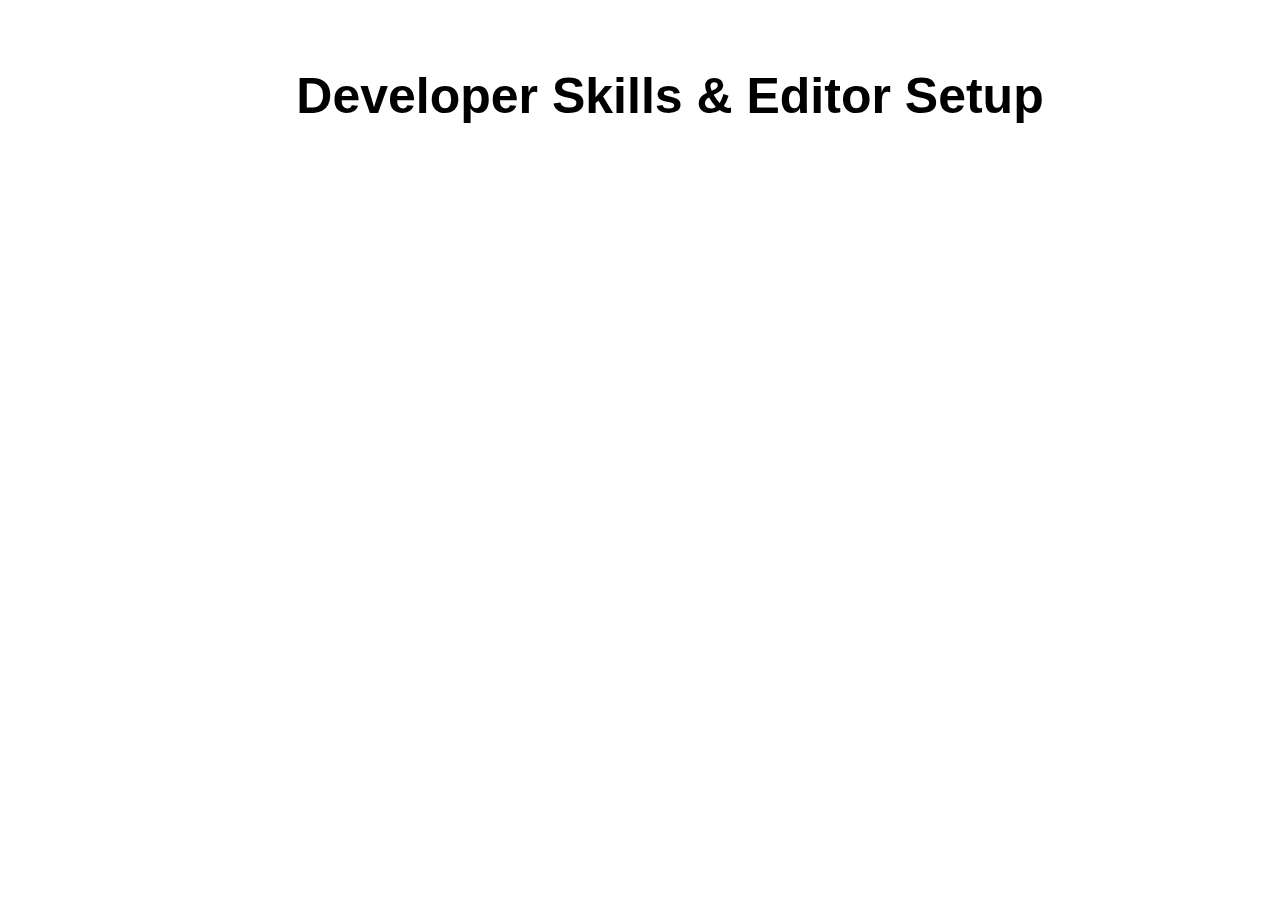
<file: 03-developer-skills/index.html>
<!DOCTYPE html>
<html lang="en">
  <head>
    <meta charset="UTF-8" />
    <meta http-equiv="X-UA-Compatible" content="IE=edge" />
    <meta name="viewport" content="width=device-width, initial-scale=1.0" />
    <title>Document</title>
    <style>
      h1 {
        font-family: sans-serif;
        font-size: 50px;
        line-height: 1.3;
        width: 100%;
        padding: 30px;
        text-align: center;
      }
    </style>
  </head>
  <body>
    <h1>Developer Skills & Editor Setup</h1>
    <script src="script.js"></script>
  </body>
</html>
</file>
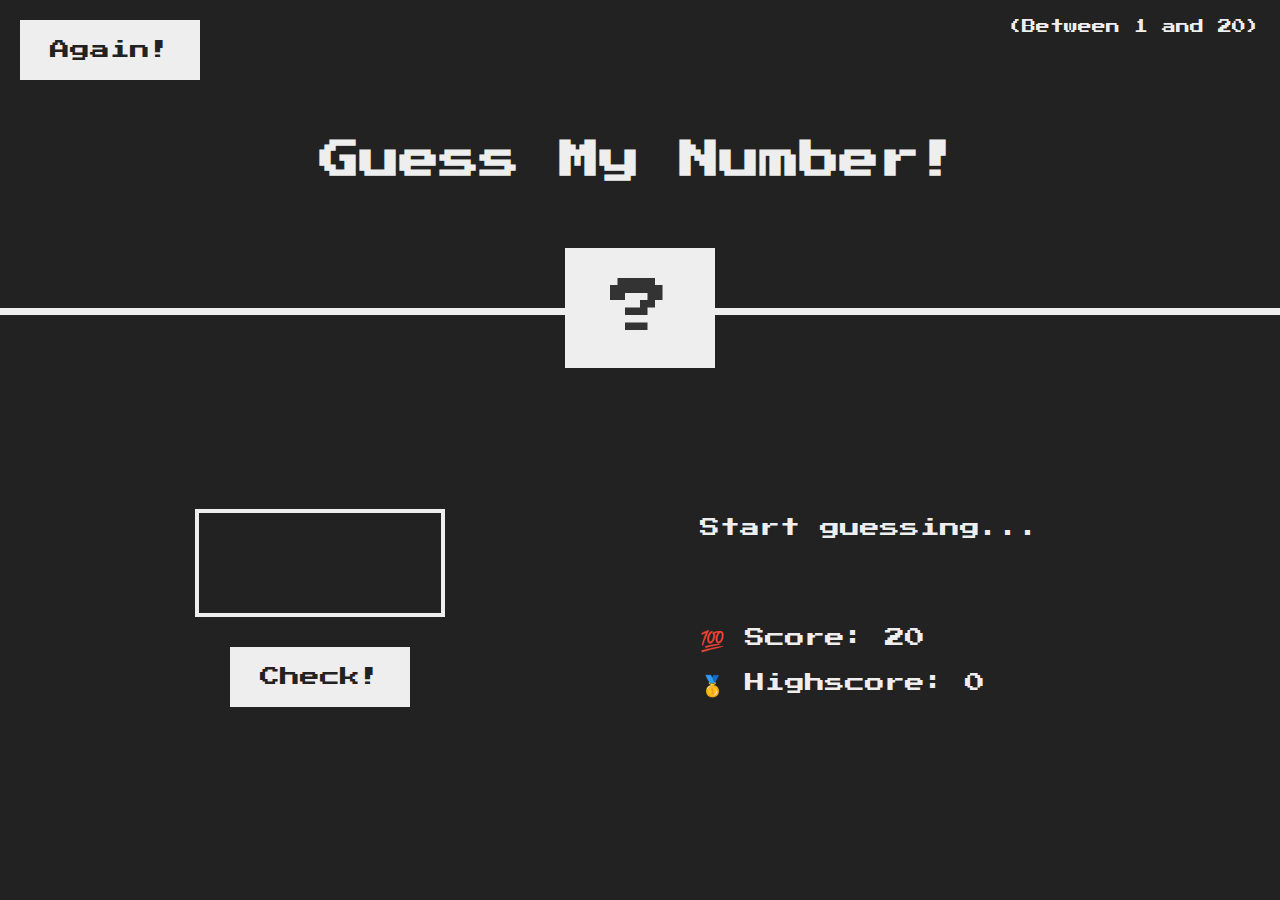
<file: 05-guess-my-number/index.html>
<!DOCTYPE html>
<html lang="en">
  <head>
    <meta charset="UTF-8" />
    <meta http-equiv="X-UA-Compatible" content="IE=edge" />
    <meta name="viewport" content="width=device-width, initial-scale=1.0" />
    <link rel="stylesheet" href="style.css" />
    <title>Guess My Number!</title>
  </head>
  <body>
    <header>
      <h1>Guess My Number!</h1>
      <p class="between">(Between 1 and 20)</p>
      <button class="btn again">Again!</button>
      <div class="number">?</div>
    </header>
    <main>
      <section class="left">
        <input type="number" class="guess" />
        <button class="btn check">Check!</button>
      </section>
      <section class="right">
        <p class="message">Start guessing...</p>
        <p class="label-score">💯 Score: <span class="score">20</span></p>
        <p class="label-highscore">
          🥇 Highscore: <span class="highscore">0</span>
        </p>
      </section>
    </main>
    <script src="script.js"></script>
  </body>
</html>
</file>
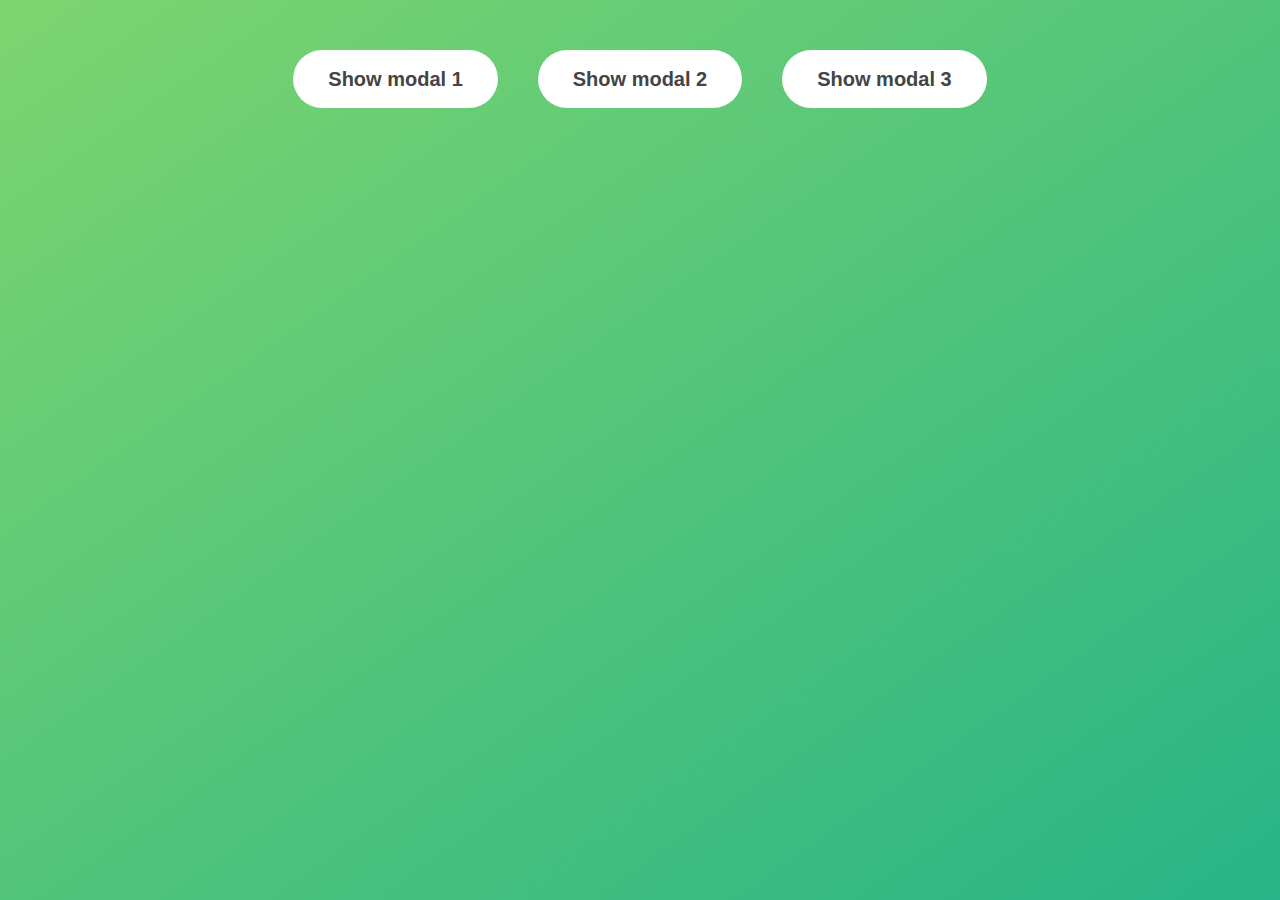
<file: 06-modal/index.html>
<!DOCTYPE html>
<html lang="en">
  <head>
    <meta charset="UTF-8" />
    <meta http-equiv="X-UA-Compatible" content="IE=edge" />
    <meta name="viewport" content="width=device-width, initial-scale=1.0" />
    <link rel="stylesheet" href="style.css" />
    <title>Modal window</title>
  </head>
  <body>
    <button class="show-modal">Show modal 1</button>
    <button class="show-modal">Show modal 2</button>
    <button class="show-modal">Show modal 3</button>

    <div class="modal hidden">
      <button class="close-modal">&times;</button>
      <h1>I'm a modal window 😍</h1>
      <p>
        Lorem ipsum dolor sit amet, consectetur adipiscing elit. Nam luctus
        sapien lectus, nec convallis magna dapibus quis. Duis commodo sapien et
        sapien posuere, id sodales eros varius. Nullam varius sollicitudin erat
        eget suscipit. Aenean aliquet massa dui, ac ultricies dolor molestie id.
        Suspendisse lacus neque, laoreet vitae sollicitudin at, faucibus aliquet
        metus. Nunc at metus dolor. Donec ante lectus, tempor et elit ac, ornare
        rhoncus elit. Morbi fermentum, nunc id varius consequat, odio est
        consectetur turpis, eu rhoncus orci elit a ligula. Suspendisse sed sem
        ultrices, tristique dui tempor, suscipit risus. Nulla sapien tellus,
        venenatis at mauris at, tempus dictum nulla.
      </p>
    </div>
    <div class="overlay hidden"></div>

    <script src="script.js"></script>
  </body>
</html>
</file>
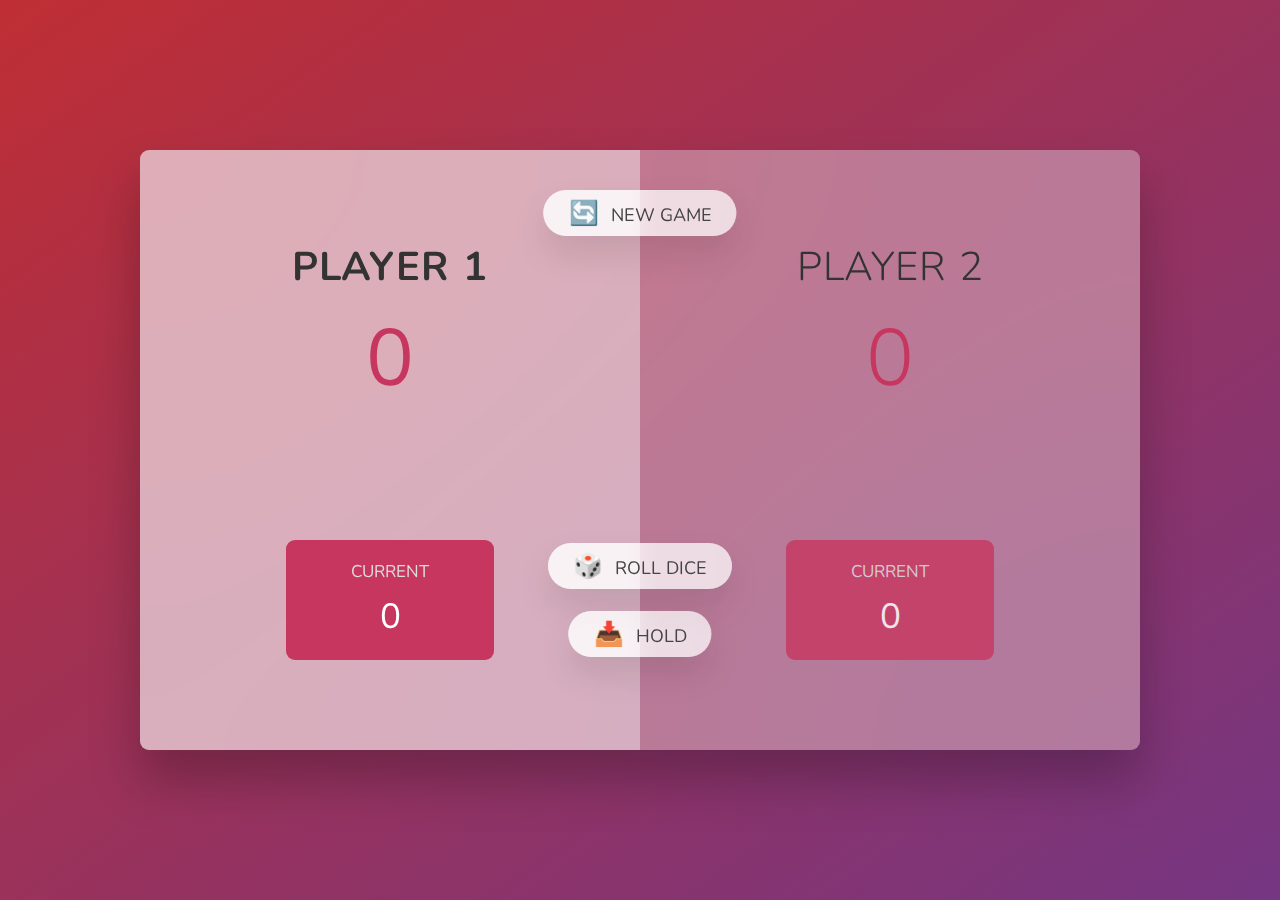
<file: 07-pig-game/index.html>
<!DOCTYPE html>
<html lang="en">
  <head>
    <meta charset="UTF-8" />
    <meta http-equiv="X-UA-Compatible" content="IE=edge" />
    <meta name="viewport" content="width=device-width, initial-scale=1.0" />
    <link rel="stylesheet" href="style.css" />
    <title>Pig Game</title>
  </head>
  <body>
    <main>
      <section class="player player--0 player--active">
        <h2 class="name" id="name--0">Player 1</h2>
        <p class="score" id="score--0">43</p>
        <div class="current">
          <p class="current-label">Current</p>
          <p class="current-score" id="current--0">0</p>
        </div>
      </section>
      <section class="player player--1">
        <h2 class="name" id="name--1">Player 2</h2>
        <p class="score" id="score--1">24</p>
        <div class="current">
          <p class="current-label">Current</p>
          <p class="current-score" id="current--1">0</p>
        </div>
      </section>

      <img src="dice-5.png" alt="Playing dice" class="dice" />
      <button class="btn btn--new">🔄 New game</button>
      <button class="btn btn--roll">🎲 Roll dice</button>
      <button class="btn btn--hold">📥 Hold</button>
    </main>
    <script src="script.js"></script>
  </body>
</html>
</file>
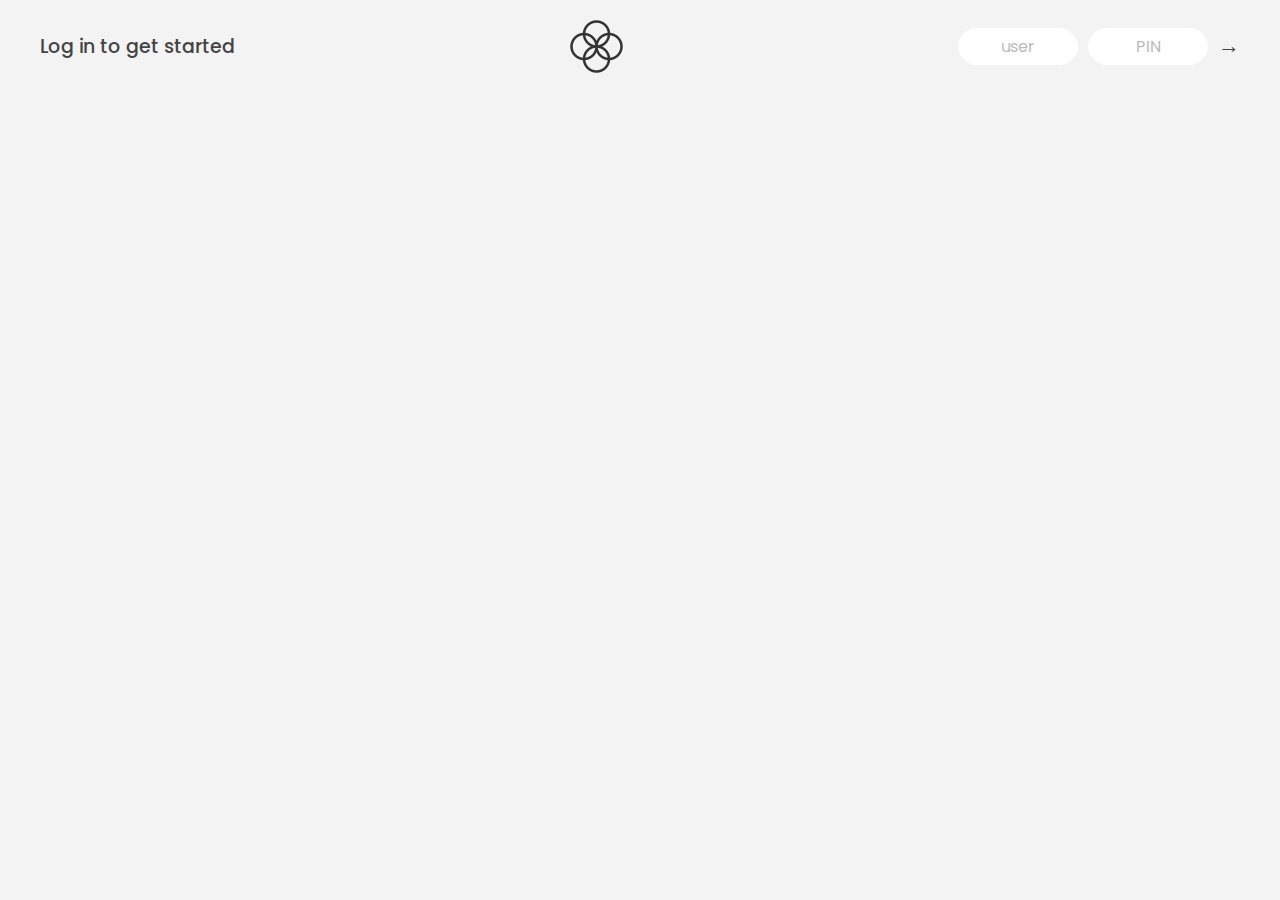
<file: 11-arrays-bankist/index.html>
<!DOCTYPE html>
<html lang="en">
  <head>
    <meta charset="UTF-8" />
    <meta name="viewport" content="width=device-width, initial-scale=1.0" />
    <meta http-equiv="X-UA-Compatible" content="ie=edge" />
    <link rel="shortcut icon" type="image/png" href="/icon.png" />

    <link
      href="https://fonts.googleapis.com/css?family=Poppins:400,500,600&display=swap"
      rel="stylesheet"
    />

    <link rel="stylesheet" href="style.css" />
    <title>Bankist</title>
  </head>
  <body>
    <!-- TOP NAVIGATION -->
    <nav>
      <p class="welcome">Log in to get started</p>
      <img src="logo.png" alt="Logo" class="logo" />
      <form class="login">
        <input
          type="text"
          placeholder="user"
          class="login__input login__input--user"
        />
        <!-- In practice, use type="password" -->
        <input
          type="text"
          placeholder="PIN"
          maxlength="4"
          class="login__input login__input--pin"
        />
        <button class="login__btn">&rarr;</button>
      </form>
    </nav>

    <main class="app">
      <!-- BALANCE -->
      <div class="balance">
        <div>
          <p class="balance__label">Current balance</p>
          <p class="balance__date">
            As of <span class="date">05/03/2037</span>
          </p>
        </div>
        <p class="balance__value">0000€</p>
      </div>

      <!-- MOVEMENTS -->
      <div class="movements">
        <div class="movements__row">
          <div class="movements__type movements__type--deposit">2 deposit</div>
          <div class="movements__date">3 days ago</div>
          <div class="movements__value">4 000€</div>
        </div>
        <div class="movements__row">
          <div class="movements__type movements__type--withdrawal">
            1 withdrawal
          </div>
          <div class="movements__date">24/01/2037</div>
          <div class="movements__value">-378€</div>
        </div>
      </div>

      <!-- SUMMARY -->
      <div class="summary">
        <p class="summary__label">In</p>
        <p class="summary__value summary__value--in">0000€</p>
        <p class="summary__label">Out</p>
        <p class="summary__value summary__value--out">0000€</p>
        <p class="summary__label">Interest</p>
        <p class="summary__value summary__value--interest">0000€</p>
        <button class="btn--sort">&downarrow; SORT</button>
      </div>

      <!-- OPERATION: TRANSFERS -->
      <div class="operation operation--transfer">
        <h2>Transfer money</h2>
        <form class="form form--transfer">
          <input type="text" class="form__input form__input--to" />
          <input type="number" class="form__input form__input--amount" />
          <button class="form__btn form__btn--transfer">&rarr;</button>
          <label class="form__label">Transfer to</label>
          <label class="form__label">Amount</label>
        </form>
      </div>

      <!-- OPERATION: LOAN -->
      <div class="operation operation--loan">
        <h2>Request loan</h2>
        <form class="form form--loan">
          <input type="number" class="form__input form__input--loan-amount" />
          <button class="form__btn form__btn--loan">&rarr;</button>
          <label class="form__label form__label--loan">Amount</label>
        </form>
      </div>

      <!-- OPERATION: CLOSE -->
      <div class="operation operation--close">
        <h2>Close account</h2>
        <form class="form form--close">
          <input type="text" class="form__input form__input--user" />
          <input
            type="password"
            maxlength="6"
            class="form__input form__input--pin"
          />
          <button class="form__btn form__btn--close">&rarr;</button>
          <label class="form__label">Confirm user</label>
          <label class="form__label">Confirm PIN</label>
        </form>
      </div>

      <!-- LOGOUT TIMER -->
      <p class="logout-timer">
        You will be logged out in <span class="timer">05:00</span>
      </p>
    </main>

    <!-- <footer>
      &copy; by Jonas Schmedtmann. Don't claim as your own :)
    </footer> -->

    <script src="script.js"></script>
  </body>
</html>
</file>
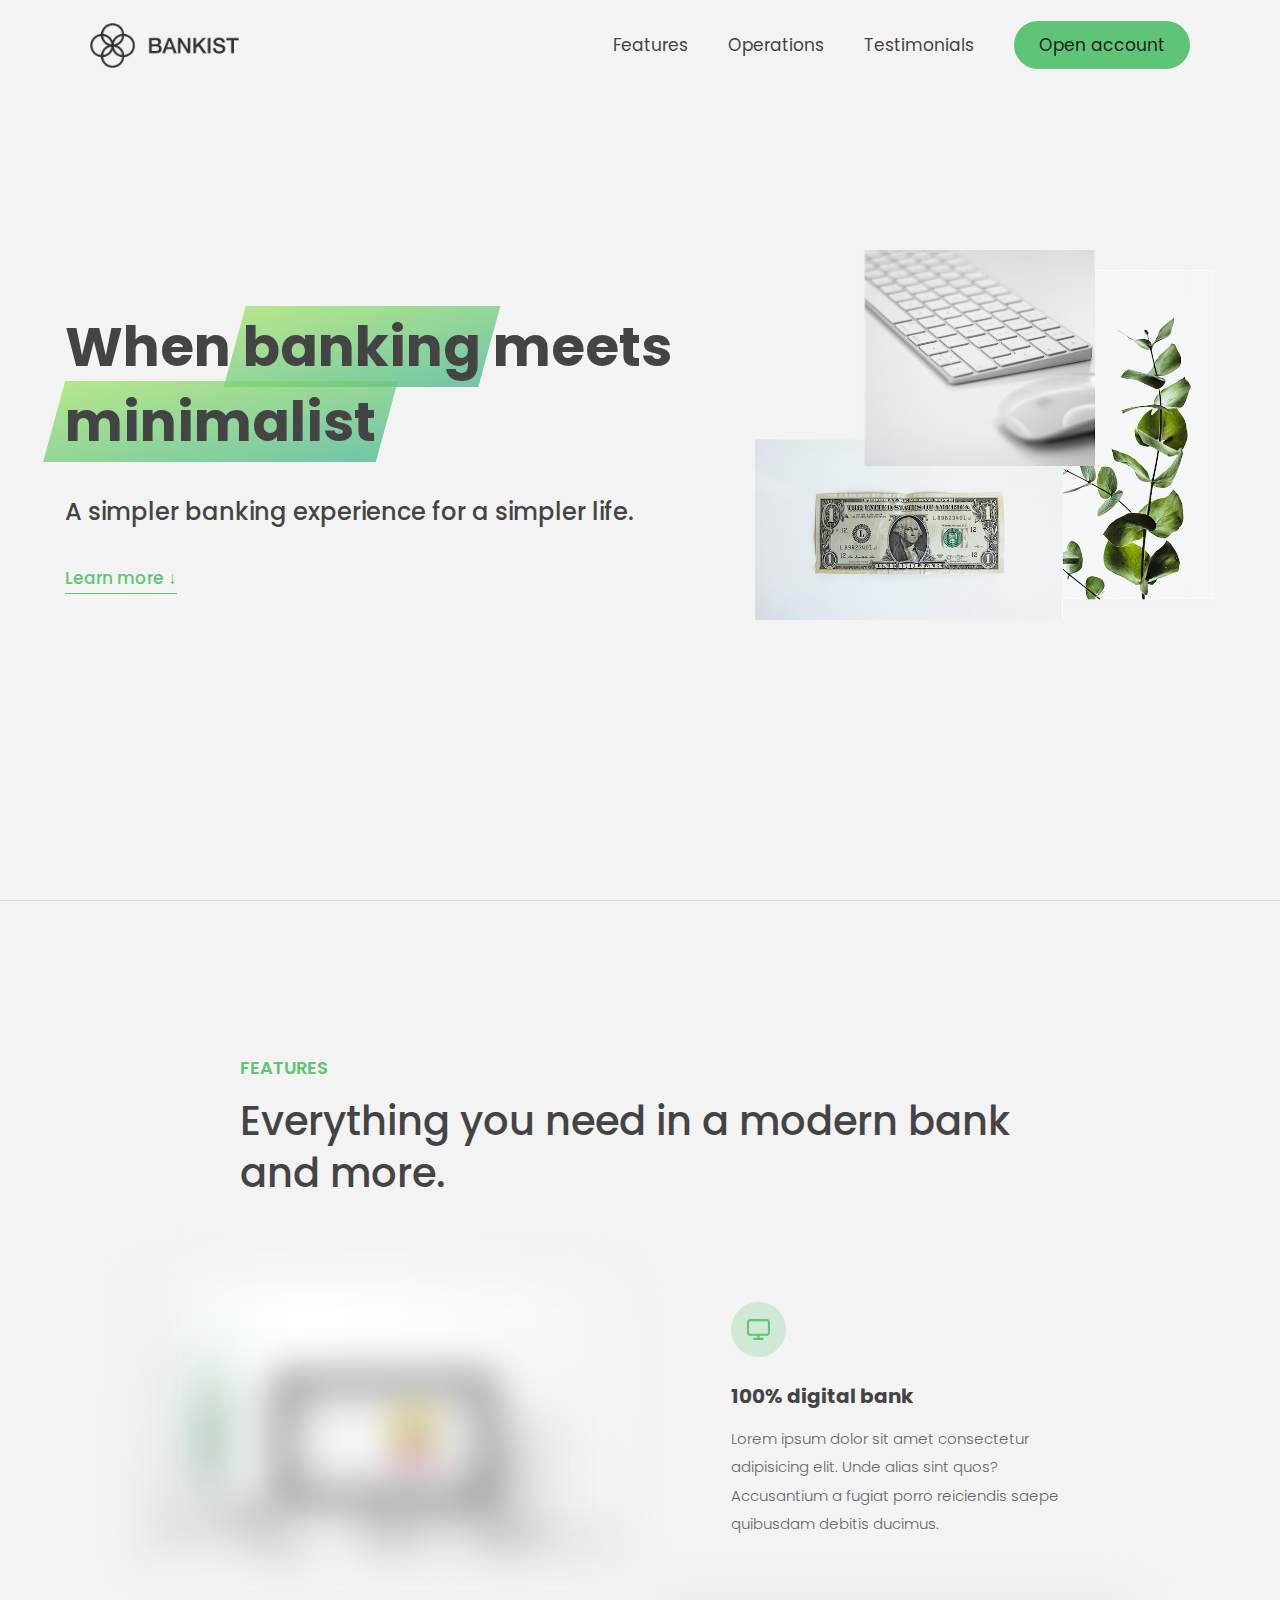
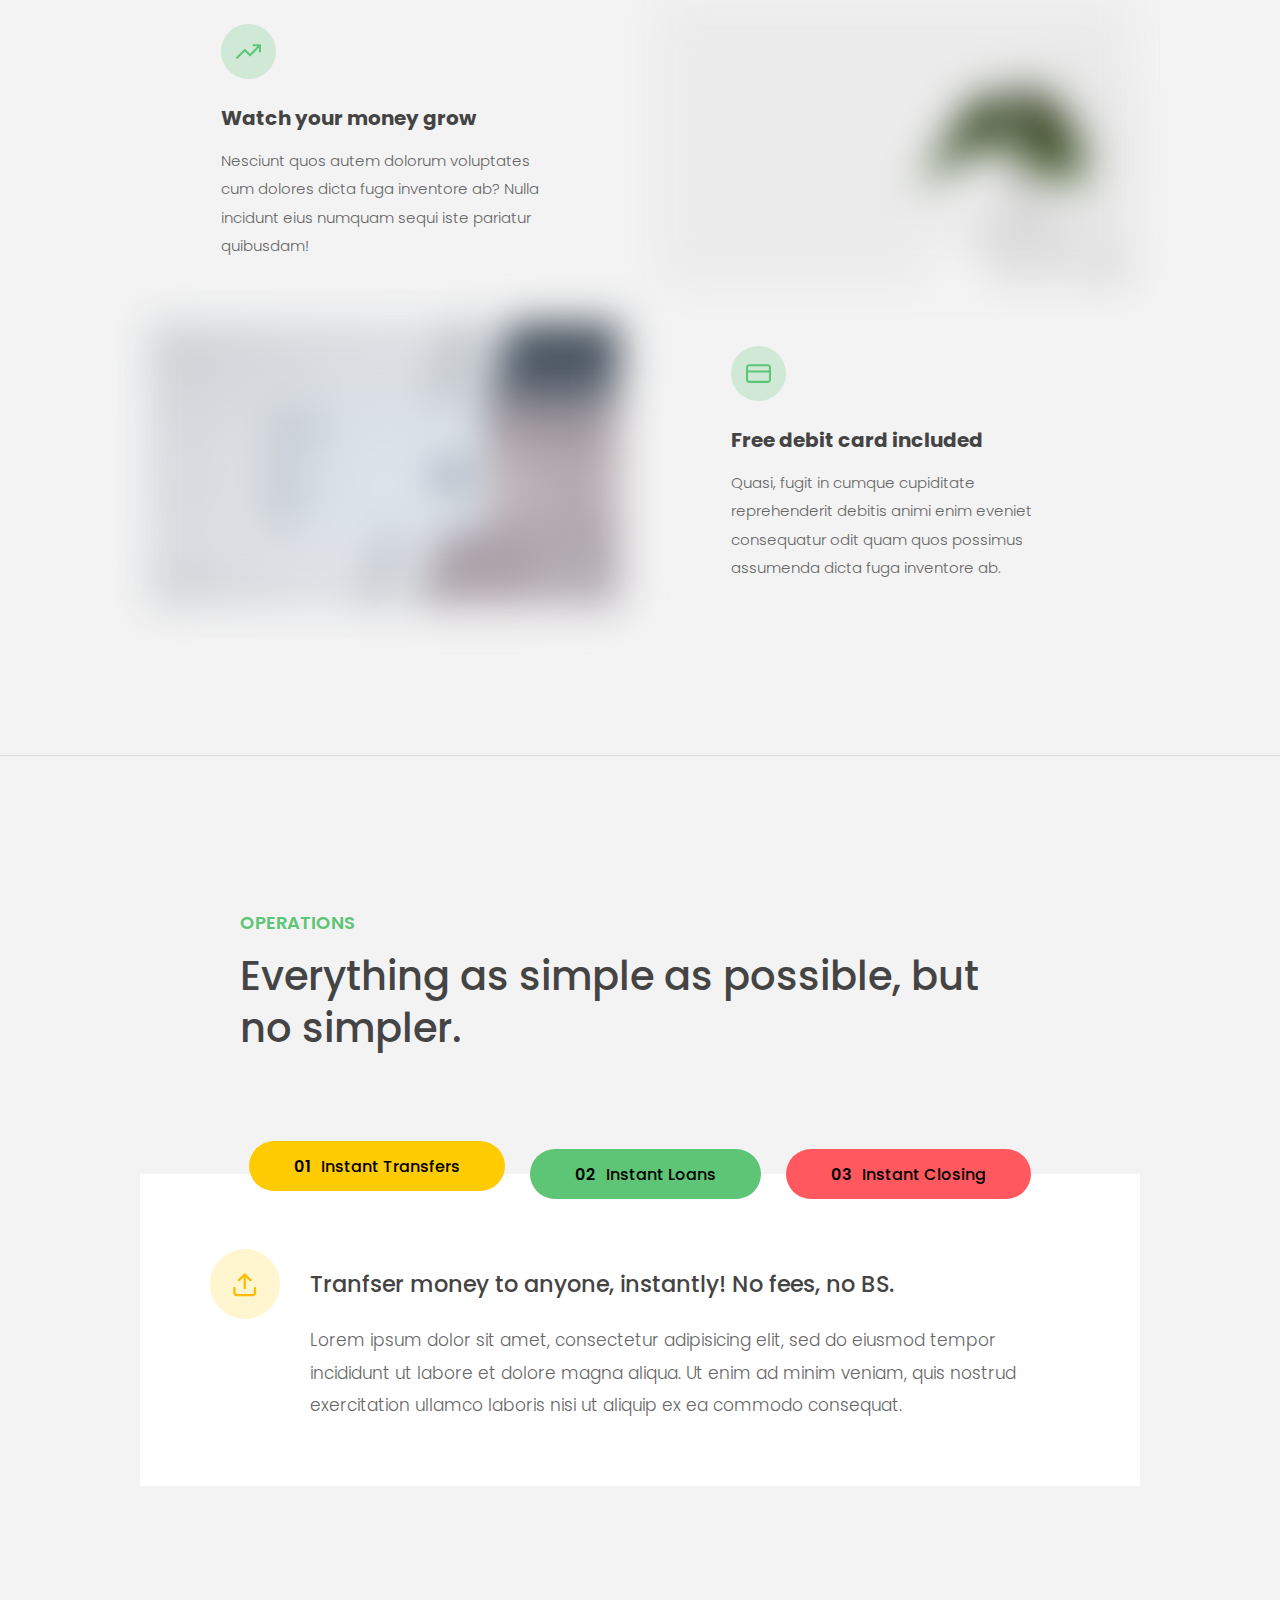
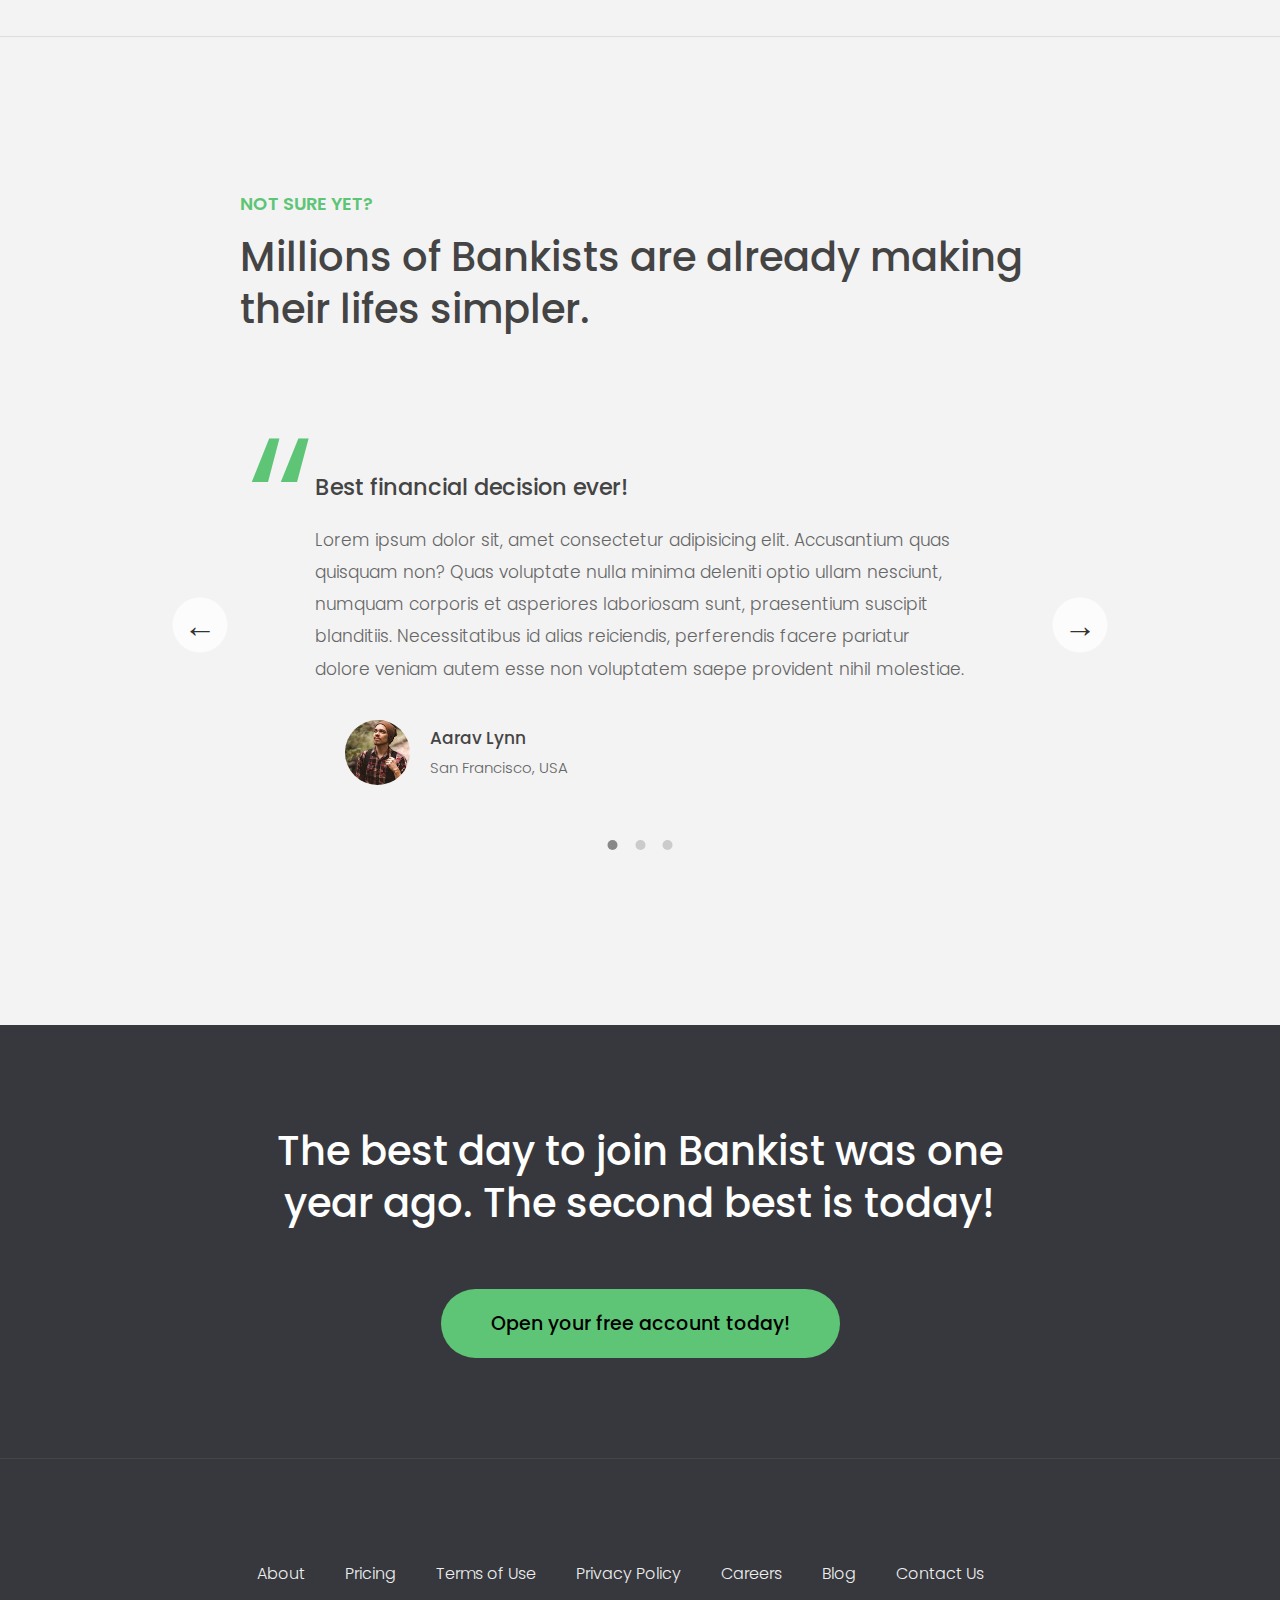
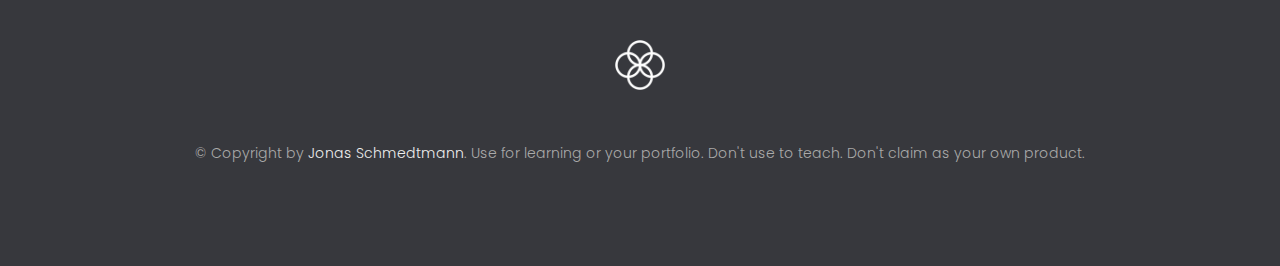
<file: 13-advanced-dom-bankist/index.html>
<!DOCTYPE html>
<html lang="en">
  <head>
    <meta charset="UTF-8" />
    <meta name="viewport" content="width=device-width, initial-scale=1.0" />
    <meta http-equiv="X-UA-Compatible" content="ie=edge" />
    <link rel="shortcut icon" type="image/png" href="img/icon.png" />

    <link
      href="https://fonts.googleapis.com/css?family=Poppins:300,400,500,600&display=swap"
      rel="stylesheet"
    />
    <link rel="stylesheet" href="style.css" />
    <title>Bankist | When Banking meets Minimalist</title>

    <script defer src="script.js"></script>
  </head>
  <body>
    <header class="header">
      <nav class="nav">
        <img
          src="img/logo.png"
          alt="Bankist logo"
          class="nav__logo"
          id="logo"
          designer="Jonas"
          data-version-number="3.0"
        />
        <ul class="nav__links">
          <li class="nav__item">
            <a class="nav__link" href="#section--1">Features</a>
          </li>
          <li class="nav__item">
            <a class="nav__link" href="#section--2">Operations</a>
          </li>
          <li class="nav__item">
            <a class="nav__link" href="#section--3">Testimonials</a>
          </li>
          <li class="nav__item">
            <a class="nav__link nav__link--btn btn--show-modal" href="#"
              >Open account</a
            >
          </li>
        </ul>
      </nav>

      <div class="header__title">
        <!-- <h1 onclick="alert('HTML alert')"> -->
        <h1 onclick="alert('HTML alert')">
          When
          <!-- Green highlight effect -->
          <span class="highlight">banking</span>
          meets<br />
          <span class="highlight">minimalist</span>
        </h1>
        <h4>A simpler banking experience for a simpler life.</h4>
        <button class="btn--text btn--scroll-to">Learn more &DownArrow;</button>
        <img
          src="img/hero.png"
          class="header__img"
          alt="Minimalist bank items"
        />
      </div>
    </header>

    <section class="section" id="section--1">
      <div class="section__title">
        <h2 class="section__description">Features</h2>
        <h3 class="section__header">
          Everything you need in a modern bank and more.
        </h3>
      </div>

      <div class="features">
        <img
          src="img/digital-lazy.jpg"
          data-src="img/digital.jpg"
          alt="Computer"
          class="features__img lazy-img"
        />
        <div class="features__feature">
          <div class="features__icon">
            <svg>
              <use xlink:href="img/icons.svg#icon-monitor"></use>
            </svg>
          </div>
          <h5 class="features__header">100% digital bank</h5>
          <p>
            Lorem ipsum dolor sit amet consectetur adipisicing elit. Unde alias
            sint quos? Accusantium a fugiat porro reiciendis saepe quibusdam
            debitis ducimus.
          </p>
        </div>

        <div class="features__feature">
          <div class="features__icon">
            <svg>
              <use xlink:href="img/icons.svg#icon-trending-up"></use>
            </svg>
          </div>
          <h5 class="features__header">Watch your money grow</h5>
          <p>
            Nesciunt quos autem dolorum voluptates cum dolores dicta fuga
            inventore ab? Nulla incidunt eius numquam sequi iste pariatur
            quibusdam!
          </p>
        </div>
        <img
          src="img/grow-lazy.jpg"
          data-src="img/grow.jpg"
          alt="Plant"
          class="features__img lazy-img"
        />

        <img
          src="img/card-lazy.jpg"
          data-src="img/card.jpg"
          alt="Credit card"
          class="features__img lazy-img"
        />
        <div class="features__feature">
          <div class="features__icon">
            <svg>
              <use xlink:href="img/icons.svg#icon-credit-card"></use>
            </svg>
          </div>
          <h5 class="features__header">Free debit card included</h5>
          <p>
            Quasi, fugit in cumque cupiditate reprehenderit debitis animi enim
            eveniet consequatur odit quam quos possimus assumenda dicta fuga
            inventore ab.
          </p>
        </div>
      </div>
    </section>

    <section class="section" id="section--2">
      <div class="section__title">
        <h2 class="section__description">Operations</h2>
        <h3 class="section__header">
          Everything as simple as possible, but no simpler.
        </h3>
      </div>

      <div class="operations">
        <div class="operations__tab-container">
          <button
            class="btn operations__tab operations__tab--1 operations__tab--active"
            data-tab="1"
          >
            <span>01</span>Instant Transfers
          </button>
          <button class="btn operations__tab operations__tab--2" data-tab="2">
            <span>02</span>Instant Loans
          </button>
          <button class="btn operations__tab operations__tab--3" data-tab="3">
            <span>03</span>Instant Closing
          </button>
        </div>
        <div
          class="operations__content operations__content--1 operations__content--active"
        >
          <div class="operations__icon operations__icon--1">
            <svg>
              <use xlink:href="img/icons.svg#icon-upload"></use>
            </svg>
          </div>
          <h5 class="operations__header">
            Tranfser money to anyone, instantly! No fees, no BS.
          </h5>
          <p>
            Lorem ipsum dolor sit amet, consectetur adipisicing elit, sed do
            eiusmod tempor incididunt ut labore et dolore magna aliqua. Ut enim
            ad minim veniam, quis nostrud exercitation ullamco laboris nisi ut
            aliquip ex ea commodo consequat.
          </p>
        </div>

        <div class="operations__content operations__content--2">
          <div class="operations__icon operations__icon--2">
            <svg>
              <use xlink:href="img/icons.svg#icon-home"></use>
            </svg>
          </div>
          <h5 class="operations__header">
            Buy a home or make your dreams come true, with instant loans.
          </h5>
          <p>
            Duis aute irure dolor in reprehenderit in voluptate velit esse
            cillum dolore eu fugiat nulla pariatur. Excepteur sint occaecat
            cupidatat non proident, sunt in culpa qui officia deserunt mollit
            anim id est laborum.
          </p>
        </div>
        <div class="operations__content operations__content--3">
          <div class="operations__icon operations__icon--3">
            <svg>
              <use xlink:href="img/icons.svg#icon-user-x"></use>
            </svg>
          </div>
          <h5 class="operations__header">
            No longer need your account? No problem! Close it instantly.
          </h5>
          <p>
            Excepteur sint occaecat cupidatat non proident, sunt in culpa qui
            officia deserunt mollit anim id est laborum. Ut enim ad minim
            veniam, quis nostrud exercitation ullamco laboris nisi ut aliquip ex
            ea commodo consequat.
          </p>
        </div>
      </div>
    </section>

    <section class="section" id="section--3">
      <div class="section__title section__title--testimonials">
        <h2 class="section__description">Not sure yet?</h2>
        <h3 class="section__header">
          Millions of Bankists are already making their lifes simpler.
        </h3>
      </div>

      <div class="slider">
        <div class="slide slide--1">
          <div class="testimonial">
            <h5 class="testimonial__header">Best financial decision ever!</h5>
            <blockquote class="testimonial__text">
              Lorem ipsum dolor sit, amet consectetur adipisicing elit.
              Accusantium quas quisquam non? Quas voluptate nulla minima
              deleniti optio ullam nesciunt, numquam corporis et asperiores
              laboriosam sunt, praesentium suscipit blanditiis. Necessitatibus
              id alias reiciendis, perferendis facere pariatur dolore veniam
              autem esse non voluptatem saepe provident nihil molestiae.
            </blockquote>
            <address class="testimonial__author">
              <img src="img/user-1.jpg" alt="" class="testimonial__photo" />
              <h6 class="testimonial__name">Aarav Lynn</h6>
              <p class="testimonial__location">San Francisco, USA</p>
            </address>
          </div>
        </div>

        <div class="slide slide--2">
          <div class="testimonial">
            <h5 class="testimonial__header">
              The last step to becoming a complete minimalist
            </h5>
            <blockquote class="testimonial__text">
              Quisquam itaque deserunt ullam, quia ea repellendus provident,
              ducimus neque ipsam modi voluptatibus doloremque, corrupti
              laborum. Incidunt numquam perferendis veritatis neque repellendus.
              Lorem, ipsum dolor sit amet consectetur adipisicing elit. Illo
              deserunt exercitationem deleniti.
            </blockquote>
            <address class="testimonial__author">
              <img src="img/user-2.jpg" alt="" class="testimonial__photo" />
              <h6 class="testimonial__name">Miyah Miles</h6>
              <p class="testimonial__location">London, UK</p>
            </address>
          </div>
        </div>

        <div class="slide slide--3">
          <div class="testimonial">
            <h5 class="testimonial__header">
              Finally free from old-school banks
            </h5>
            <blockquote class="testimonial__text">
              Debitis, nihil sit minus suscipit magni aperiam vel tenetur
              incidunt commodi architecto numquam omnis nulla autem,
              necessitatibus blanditiis modi similique quidem. Odio aliquam
              culpa dicta beatae quod maiores ipsa minus consequatur error sunt,
              deleniti saepe aliquid quos inventore sequi. Necessitatibus id
              alias reiciendis, perferendis facere.
            </blockquote>
            <address class="testimonial__author">
              <img src="img/user-3.jpg" alt="" class="testimonial__photo" />
              <h6 class="testimonial__name">Francisco Gomes</h6>
              <p class="testimonial__location">Lisbon, Portugal</p>
            </address>
          </div>
        </div>

        <!-- <div class="slide"><img src="img/img-1.jpg" alt="Photo 1" /></div>
        <div class="slide"><img src="img/img-2.jpg" alt="Photo 2" /></div>
        <div class="slide"><img src="img/img-3.jpg" alt="Photo 3" /></div>
        <div class="slide"><img src="img/img-4.jpg" alt="Photo 4" /></div> -->
        <button class="slider__btn slider__btn--left">&larr;</button>
        <button class="slider__btn slider__btn--right">&rarr;</button>
        <div class="dots"></div>
      </div>
    </section>

    <section class="section section--sign-up">
      <div class="section__title">
        <h3 class="section__header">
          The best day to join Bankist was one year ago. The second best is
          today!
        </h3>
      </div>
      <button class="btn btn--show-modal">Open your free account today!</button>
    </section>

    <footer class="footer">
      <ul class="footer__nav">
        <li class="footer__item">
          <a class="footer__link" href="#">About</a>
        </li>
        <li class="footer__item">
          <a class="footer__link" href="#">Pricing</a>
        </li>
        <li class="footer__item">
          <a class="footer__link" href="#">Terms of Use</a>
        </li>
        <li class="footer__item">
          <a class="footer__link" href="#">Privacy Policy</a>
        </li>
        <li class="footer__item">
          <a class="footer__link" href="#">Careers</a>
        </li>
        <li class="footer__item">
          <a class="footer__link" href="#">Blog</a>
        </li>
        <li class="footer__item">
          <a class="footer__link" href="#">Contact Us</a>
        </li>
      </ul>
      <img src="img/icon.png" alt="Logo" class="footer__logo" />
      <p class="footer__copyright">
        &copy; Copyright by
        <a
          class="footer__link twitter-link"
          target="_blank"
          href="https://twitter.com/jonasschmedtman"
          >Jonas Schmedtmann</a
        >. Use for learning or your portfolio. Don't use to teach. Don't claim
        as your own product.
      </p>
    </footer>

    <div class="modal hidden">
      <button class="btn--close-modal">&times;</button>
      <h2 class="modal__header">
        Open your bank account <br />
        in just <span class="highlight">5 minutes</span>
      </h2>
      <form class="modal__form">
        <label>First Name</label>
        <input type="text" />
        <label>Last Name</label>
        <input type="text" />
        <label>Email Address</label>
        <input type="email" />
        <button class="btn">Next step &rarr;</button>
      </form>
    </div>
    <div class="overlay hidden"></div>

    <!-- <script src="script.js"></script> -->
  </body>
</html>
</file>
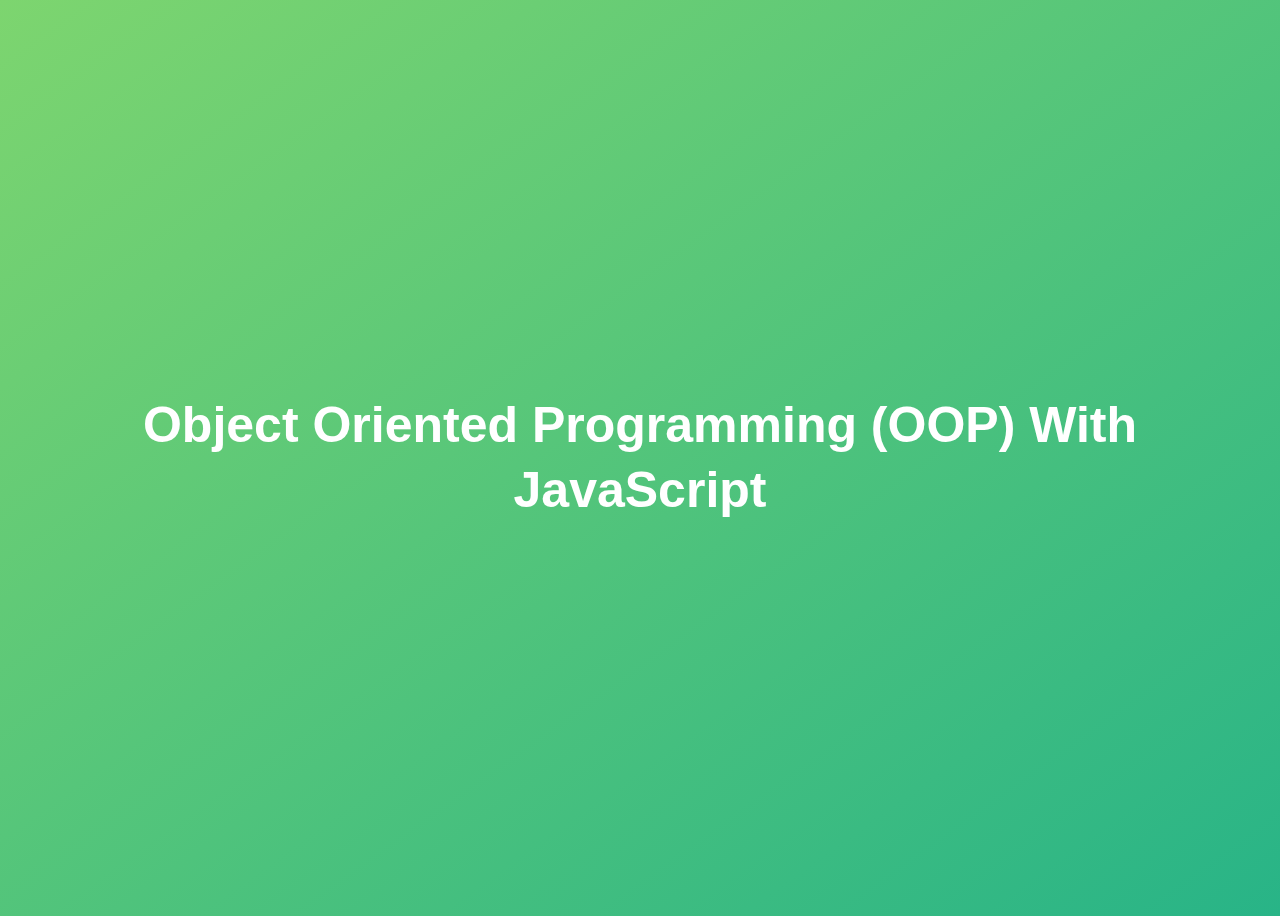
<file: 14-oop/index.html>
<!DOCTYPE html>
<html lang="en">
  <head>
    <meta charset="UTF-8" />
    <meta name="viewport" content="width=device-width, initial-scale=1.0" />
    <meta http-equiv="X-UA-Compatible" content="ie=edge" />
    <title>Object Oriented Programming (OOP) With JavaScript</title>
    <style>
      body {
        height: 100vh;
        display: flex;
        align-items: center;
        background: linear-gradient(to top left, #28b487, #7dd56f);
      }
      h1 {
        font-family: sans-serif;
        font-size: 50px;
        line-height: 1.3;
        width: 100%;
        padding: 30px;
        text-align: center;
        color: white;
      }
    </style>
    <script defer src="script.js"></script>
  </head>
  <body>
    <h1>Object Oriented Programming (OOP) With JavaScript</h1>
  </body>
</html>
</file>
<file: 05-guess-my-number/style.css>
@import url('https://fonts.googleapis.com/css?family=Press+Start+2P&display=swap');

* {
  margin: 0;
  padding: 0;
  box-sizing: inherit;
}

html {
  font-size: 62.5%;
  box-sizing: border-box;
}

body {
  font-family: 'Press Start 2P', sans-serif;
  color: #eee;
  background-color: #222;
}

/* LAYOUT */
header {
  position: relative;
  height: 35vh;
  border-bottom: 7px solid #eee;
}

main {
  height: 65vh;
  color: #eee;
  display: flex;
  align-items: center;
  justify-content: space-around;
}

.left {
  width: 52rem;
  display: flex;
  flex-direction: column;
  align-items: center;
}

.right {
  width: 52rem;
  font-size: 2rem;
}

/* ELEMENTS STYLE */
h1 {
  font-size: 4rem;
  text-align: center;
  position: absolute;
  width: 100%;
  top: 52%;
  left: 50%;
  transform: translate(-50%, -50%);
}

.number {
  background: #eee;
  color: #333;
  font-size: 6rem;
  width: 15rem;
  padding: 3rem 0rem;
  text-align: center;
  position: absolute;
  bottom: 0;
  left: 50%;
  transform: translate(-50%, 50%);
}

.between {
  font-size: 1.4rem;
  position: absolute;
  top: 2rem;
  right: 2rem;
}

.again {
  position: absolute;
  top: 2rem;
  left: 2rem;
}

.guess {
  background: none;
  border: 4px solid #eee;
  font-family: inherit;
  color: inherit;
  font-size: 5rem;
  padding: 2.5rem;
  width: 25rem;
  text-align: center;
  display: block;
  margin-bottom: 3rem;
}

.btn {
  border: none;
  background-color: #eee;
  color: #222;
  font-size: 2rem;
  font-family: inherit;
  padding: 2rem 3rem;
  cursor: pointer;
}

.btn:hover {
  background-color: #ccc;
}

.message {
  margin-bottom: 8rem;
  height: 3rem;
}

.label-score {
  margin-bottom: 2rem;
}
</file>
<file: 06-modal/style.css>
* {
  margin: 0;
  padding: 0;
  box-sizing: inherit;
}

html {
  font-size: 62.5%;
  box-sizing: border-box;
}

body {
  font-family: sans-serif;
  color: #333;
  line-height: 1.5;
  height: 100vh;
  position: relative;
  display: flex;
  align-items: flex-start;
  justify-content: center;
  background: linear-gradient(to top left, #28b487, #7dd56f);
}

.show-modal {
  font-size: 2rem;
  font-weight: 600;
  padding: 1.75rem 3.5rem;
  margin: 5rem 2rem;
  border: none;
  background-color: #fff;
  color: #444;
  border-radius: 10rem;
  cursor: pointer;
}

.close-modal {
  position: absolute;
  top: 1.2rem;
  right: 2rem;
  font-size: 5rem;
  color: #333;
  cursor: pointer;
  border: none;
  background: none;
}

h1 {
  font-size: 2.5rem;
  margin-bottom: 2rem;
}

p {
  font-size: 1.8rem;
}

.hidden {
  display: none;
}

.modal {
  position: absolute;
  top: 50%;
  left: 50%;
  transform: translate(-50%, -50%);
  width: 70%;

  background-color: white;
  padding: 6rem;
  border-radius: 5px;
  box-shadow: 0 3rem 5rem rgba(0, 0, 0, 0.3);
  z-index: 10;
}

.overlay {
  position: absolute;
  top: 0;
  left: 0;
  width: 100%;
  height: 100%;
  background-color: rgba(0, 0, 0, 0.6);
  backdrop-filter: blur(3px);
  z-index: 5;
}
</file>
<file: 07-pig-game/style.css>
@import url('https://fonts.googleapis.com/css2?family=Nunito&display=swap');

* {
  margin: 0;
  padding: 0;
  box-sizing: inherit;
}

html {
  font-size: 62.5%;
  box-sizing: border-box;
}

body {
  font-family: 'Nunito', sans-serif;
  font-weight: 400;
  height: 100vh;
  color: #333;
  background-image: linear-gradient(to top left, #753682 0%, #bf2e34 100%);
  display: flex;
  align-items: center;
  justify-content: center;
}

main {
  position: relative;
  width: 100rem;
  height: 60rem;
  background-color: rgba(255, 255, 255, 0.35);
  backdrop-filter: blur(200px);
  filter: blur();
  box-shadow: 0 3rem 5rem rgba(0, 0, 0, 0.25);
  border-radius: 9px;
  overflow: hidden;
  display: flex;
}

.player {
  flex: 50%;
  padding: 9rem;
  display: flex;
  flex-direction: column;
  align-items: center;
  transition: all 0.75s;
}

.name {
  position: relative;
  font-size: 4rem;
  text-transform: uppercase;
  letter-spacing: 1px;
  word-spacing: 2px;
  font-weight: 300;
  margin-bottom: 1rem;
}

.score {
  font-size: 8rem;
  font-weight: 300;
  color: #c7365f;
  margin-bottom: auto;
}

.player--active {
  background-color: rgba(255, 255, 255, 0.4);
}

.player--active .name {
  font-weight: 700;
}

.player--active .score {
  font-weight: 400;
}

.player--active .current {
  opacity: 1;
}

.current {
  background-color: #c7365f;
  opacity: 0.8;
  border-radius: 9px;
  color: #fff;
  width: 65%;
  padding: 2rem;
  text-align: center;
  transition: all 0.75s;
}

.current-label {
  text-transform: uppercase;
  margin-bottom: 1rem;
  font-size: 1.7rem;
  color: #ddd;
}

.current-score {
  font-size: 3.5rem;
}

.btn {
  position: absolute;
  left: 50%;
  transform: translateX(-50%);
  color: #444;
  background: none;
  border: none;
  font-family: inherit;
  font-size: 1.8rem;
  text-transform: uppercase;
  cursor: pointer;
  font-weight: 400;
  transition: all 0.2s;

  background-color: white;
  background-color: rgba(255, 255, 255, 0.6);
  backdrop-filter: blur(10px);

  padding: 0.7rem 2.5rem;
  border-radius: 50rem;
  box-shadow: 0 1.75rem 3.5rem rgba(0, 0, 0, 0.1);
}

.btn::first-letter {
  font-size: 2.4rem;
  display: inline-block;
  margin-right: 0.7rem;
}

.btn--new {
  top: 4rem;
}
.btn--roll {
  top: 39.3rem;
}
.btn--hold {
  top: 46.1rem;
}

.btn:active {
  transform: translate(-50%, 3px);
  box-shadow: 0 1rem 2rem rgba(0, 0, 0, 0.15);
}

.btn:focus {
  outline: none;
}

.dice {
  position: absolute;
  left: 50%;
  top: 16.5rem;
  transform: translateX(-50%);
  height: 10rem;
  box-shadow: 0 2rem 5rem rgba(0, 0, 0, 0.2);
}

.player--winner {
  background-color: #2f2f2f;
}

.player--winner .name {
  font-weight: 700;
  color: #c7365f;
}

.hidden {
  display: none;
}
</file>
<file: 11-arrays-bankist/style.css>
/*
 * Use this CSS to learn some intersting techniques,
 * in case you're wondering how I built the UI.
 * Have fun! 😁
 */

* {
  margin: 0;
  padding: 0;
  box-sizing: inherit;
}

html {
  font-size: 62.5%;
  box-sizing: border-box;
}

body {
  font-family: "Poppins", sans-serif;
  color: #444;
  background-color: #f3f3f3;
  height: 100vh;
  padding: 2rem;
}

nav {
  display: flex;
  justify-content: space-between;
  align-items: center;
  padding: 0 2rem;
}

.welcome {
  font-size: 1.9rem;
  font-weight: 500;
}

.logo {
  height: 5.25rem;
}

.login {
  display: flex;
}

.login__input {
  border: none;
  padding: 0.5rem 2rem;
  font-size: 1.6rem;
  font-family: inherit;
  text-align: center;
  width: 12rem;
  border-radius: 10rem;
  margin-right: 1rem;
  color: inherit;
  border: 1px solid #fff;
  transition: all 0.3s;
}

.login__input:focus {
  outline: none;
  border: 1px solid #ccc;
}

.login__input::placeholder {
  color: #bbb;
}

.login__btn {
  border: none;
  background: none;
  font-size: 2.2rem;
  color: inherit;
  cursor: pointer;
  transition: all 0.3s;
}

.login__btn:hover,
.login__btn:focus,
.btn--sort:hover,
.btn--sort:focus {
  outline: none;
  color: #777;
}

/* MAIN */
.app {
  position: relative;
  max-width: 100rem;
  margin: 4rem auto;
  display: grid;
  grid-template-columns: 4fr 3fr;
  grid-template-rows: auto repeat(3, 15rem) auto;
  gap: 2rem;

  /* NOTE This creates the fade in/out anumation */
  opacity: 0;
  transition: all 1s;
}

.balance {
  grid-column: 1 / span 2;
  display: flex;
  align-items: flex-end;
  justify-content: space-between;
  margin-bottom: 2rem;
}

.balance__label {
  font-size: 2.2rem;
  font-weight: 500;
  margin-bottom: -0.2rem;
}

.balance__date {
  font-size: 1.4rem;
  color: #888;
}

.balance__value {
  font-size: 4.5rem;
  font-weight: 400;
}

/* MOVEMENTS */
.movements {
  grid-row: 2 / span 3;
  background-color: #fff;
  border-radius: 1rem;
  overflow: scroll;
}

.movements__row {
  padding: 2.25rem 4rem;
  display: flex;
  align-items: center;
  border-bottom: 1px solid #eee;
}

.movements__type {
  font-size: 1.1rem;
  text-transform: uppercase;
  font-weight: 500;
  color: #fff;
  padding: 0.1rem 1rem;
  border-radius: 10rem;
  margin-right: 2rem;
}

.movements__date {
  font-size: 1.1rem;
  text-transform: uppercase;
  font-weight: 500;
  color: #666;
}

.movements__type--deposit {
  background-image: linear-gradient(to top left, #39b385, #9be15d);
}

.movements__type--withdrawal {
  background-image: linear-gradient(to top left, #e52a5a, #ff585f);
}

.movements__value {
  font-size: 1.7rem;
  margin-left: auto;
}

/* SUMMARY */
.summary {
  grid-row: 5 / 6;
  display: flex;
  align-items: baseline;
  padding: 0 0.3rem;
  margin-top: 1rem;
}

.summary__label {
  font-size: 1.2rem;
  font-weight: 500;
  text-transform: uppercase;
  margin-right: 0.8rem;
}

.summary__value {
  font-size: 2.2rem;
  margin-right: 2.5rem;
}

.summary__value--in,
.summary__value--interest {
  color: #66c873;
}

.summary__value--out {
  color: #f5465d;
}

.btn--sort {
  margin-left: auto;
  border: none;
  background: none;
  font-size: 1.3rem;
  font-weight: 500;
  cursor: pointer;
}

/* OPERATIONS */
.operation {
  border-radius: 1rem;
  padding: 3rem 4rem;
  color: #333;
}

.operation--transfer {
  background-image: linear-gradient(to top left, #ffb003, #ffcb03);
}

.operation--loan {
  background-image: linear-gradient(to top left, #39b385, #9be15d);
}

.operation--close {
  background-image: linear-gradient(to top left, #e52a5a, #ff585f);
}

h2 {
  margin-bottom: 1.5rem;
  font-size: 1.7rem;
  font-weight: 600;
  color: #333;
}

.form {
  display: grid;
  grid-template-columns: 2.5fr 2.5fr 1fr;
  grid-template-rows: auto auto;
  gap: 0.4rem 1rem;
}

/* Exceptions for interst */
.form.form--loan {
  grid-template-columns: 2.5fr 1fr 2.5fr;
}
.form__label--loan {
  grid-row: 2;
}
/* End exceptions */

.form__input {
  width: 100%;
  border: none;
  background-color: rgba(255, 255, 255, 0.4);
  font-family: inherit;
  font-size: 1.5rem;
  text-align: center;
  color: #333;
  padding: 0.3rem 1rem;
  border-radius: 0.7rem;
  transition: all 0.3s;
}

.form__input:focus {
  outline: none;
  background-color: rgba(255, 255, 255, 0.6);
}

.form__label {
  font-size: 1.3rem;
  text-align: center;
}

.form__btn {
  border: none;
  border-radius: 0.7rem;
  font-size: 1.8rem;
  background-color: #fff;
  cursor: pointer;
  transition: all 0.3s;
}

.form__btn:focus {
  outline: none;
  background-color: rgba(255, 255, 255, 0.8);
}

.logout-timer {
  padding: 0 0.3rem;
  margin-top: 1.9rem;
  text-align: right;
  font-size: 1.25rem;
}

.timer {
  font-weight: 600;
}
</file>
<file: 13-advanced-dom-bankist/style.css>
/* The page is NOT responsive. You can implement responsiveness yourself if you wanna have some fun 😃 */

:root {
  --color-primary: #5ec576;
  --color-secondary: #ffcb03;
  --color-tertiary: #ff585f;
  --color-primary-darker: #4bbb7d;
  --color-secondary-darker: #ffbb00;
  --color-tertiary-darker: #fd424b;
  --color-primary-opacity: #5ec5763a;
  --color-secondary-opacity: #ffcd0331;
  --color-tertiary-opacity: #ff58602d;
  --gradient-primary: linear-gradient(to top left, #39b385, #9be15d);
  --gradient-secondary: linear-gradient(to top left, #ffb003, #ffcb03);
}

* {
  margin: 0;
  padding: 0;
  box-sizing: inherit;
}

html {
  font-size: 62.5%;
  box-sizing: border-box;
}

body {
  font-family: "Poppins", sans-serif;
  font-weight: 300;
  color: #444;
  line-height: 1.9;
  background-color: #f3f3f3;
}

/* GENERAL ELEMENTS */
.section {
  padding: 15rem 3rem;
  border-top: 1px solid #ddd;

  transition: transform 1s, opacity 1s;
}

.section--hidden {
  opacity: 0;
  transform: translateY(8rem);
}

.section__title {
  max-width: 80rem;
  margin: 0 auto 8rem auto;
}

.section__description {
  font-size: 1.8rem;
  font-weight: 600;
  text-transform: uppercase;
  color: var(--color-primary);
  margin-bottom: 1rem;
}

.section__header {
  font-size: 4rem;
  line-height: 1.3;
  font-weight: 500;
}

.btn {
  display: inline-block;
  background-color: var(--color-primary);
  font-size: 1.6rem;
  font-family: inherit;
  font-weight: 500;
  border: none;
  padding: 1.25rem 4.5rem;
  border-radius: 10rem;
  cursor: pointer;
  transition: all 0.3s;
}

.btn:hover {
  background-color: var(--color-primary-darker);
}

.btn--text {
  display: inline-block;
  background: none;
  font-size: 1.7rem;
  font-family: inherit;
  font-weight: 500;
  color: var(--color-primary);
  border: none;
  border-bottom: 1px solid currentColor;
  padding-bottom: 2px;
  cursor: pointer;
  transition: all 0.3s;
}

p {
  color: #666;
}

/* This is BAD for accessibility! Don't do in the real world! */
button:focus {
  outline: none;
}

img {
  transition: filter 0.5s;
}

.lazy-img {
  filter: blur(20px);
}

/* NAVIGATION */
.nav {
  display: flex;
  justify-content: space-between;
  align-items: center;
  height: 9rem;
  width: 100%;
  padding: 0 6rem;
  z-index: 100;
}

/* nav and stickly class at the same time */
.nav.sticky {
  position: fixed;
  background-color: rgba(255, 255, 255, 0.95);
}

.nav__logo {
  height: 4.5rem;
  transition: all 0.3s;
}

.nav__links {
  display: flex;
  align-items: center;
  list-style: none;
}

.nav__item {
  margin-left: 4rem;
}

.nav__link:link,
.nav__link:visited {
  font-size: 1.7rem;
  font-weight: 400;
  color: inherit;
  text-decoration: none;
  display: block;
  transition: all 0.3s;
}

.nav__link--btn:link,
.nav__link--btn:visited {
  padding: 0.8rem 2.5rem;
  border-radius: 3rem;
  background-color: var(--color-primary);
  color: #222;
}

.nav__link--btn:hover,
.nav__link--btn:active {
  color: inherit;
  background-color: var(--color-primary-darker);
  color: #333;
}

/* HEADER */
.header {
  padding: 0 3rem;
  height: 100vh;
  display: flex;
  flex-direction: column;
  align-items: center;
}

.header__title {
  flex: 1;

  max-width: 115rem;
  display: grid;
  grid-template-columns: 3fr 2fr;
  row-gap: 3rem;
  align-content: center;
  justify-content: center;

  align-items: start;
  justify-items: start;
}

h1 {
  font-size: 5.5rem;
  line-height: 1.35;
}

h4 {
  font-size: 2.4rem;
  font-weight: 500;
}

.header__img {
  width: 100%;
  grid-column: 2 / 3;
  grid-row: 1 / span 4;
  transform: translateY(-6rem);
}

.highlight {
  position: relative;
}

.highlight::after {
  display: block;
  content: "";
  position: absolute;
  bottom: 0;
  left: 0;
  height: 100%;
  width: 100%;
  z-index: -1;
  opacity: 0.7;
  transform: scale(1.07, 1.05) skewX(-15deg);
  background-image: var(--gradient-primary);
}

/* FEATURES */
.features {
  display: grid;
  grid-template-columns: 1fr 1fr;
  gap: 4rem;
  margin: 0 12rem;
}

.features__img {
  width: 100%;
}

.features__feature {
  align-self: center;
  justify-self: center;
  width: 70%;
  font-size: 1.5rem;
}

.features__icon {
  display: flex;
  align-items: center;
  justify-content: center;
  background-color: var(--color-primary-opacity);
  height: 5.5rem;
  width: 5.5rem;
  border-radius: 50%;
  margin-bottom: 2rem;
}

.features__icon svg {
  height: 2.5rem;
  width: 2.5rem;
  fill: var(--color-primary);
}

.features__header {
  font-size: 2rem;
  margin-bottom: 1rem;
}

/* OPERATIONS */
.operations {
  max-width: 100rem;
  margin: 12rem auto 0 auto;

  background-color: #fff;
}

.operations__tab-container {
  display: flex;
  justify-content: center;
}

.operations__tab {
  margin-right: 2.5rem;
  transform: translateY(-50%);
}

.operations__tab span {
  margin-right: 1rem;
  font-weight: 600;
  display: inline-block;
}

.operations__tab--1 {
  background-color: var(--color-secondary);
}

.operations__tab--1:hover {
  background-color: var(--color-secondary-darker);
}

.operations__tab--3 {
  background-color: var(--color-tertiary);
  margin: 0;
}

.operations__tab--3:hover {
  background-color: var(--color-tertiary-darker);
}

.operations__tab--active {
  transform: translateY(-66%);
}

.operations__content {
  display: none;

  /* JUST PRESENTATIONAL */
  font-size: 1.7rem;
  padding: 2.5rem 7rem 6.5rem 7rem;
}

.operations__content--active {
  display: grid;
  grid-template-columns: 7rem 1fr;
  column-gap: 3rem;
  row-gap: 0.5rem;
}

.operations__header {
  font-size: 2.25rem;
  font-weight: 500;
  align-self: center;
}

.operations__icon {
  display: flex;
  align-items: center;
  justify-content: center;
  height: 7rem;
  width: 7rem;
  border-radius: 50%;
}

.operations__icon svg {
  height: 2.75rem;
  width: 2.75rem;
}

.operations__content p {
  grid-column: 2;
}

.operations__icon--1 {
  background-color: var(--color-secondary-opacity);
}
.operations__icon--2 {
  background-color: var(--color-primary-opacity);
}
.operations__icon--3 {
  background-color: var(--color-tertiary-opacity);
}
.operations__icon--1 svg {
  fill: var(--color-secondary-darker);
}
.operations__icon--2 svg {
  fill: var(--color-primary);
}
.operations__icon--3 svg {
  fill: var(--color-tertiary);
}

/* SLIDER */
.slider {
  max-width: 100rem;
  height: 50rem;
  margin: 0 auto;
  position: relative;

  /* IN THE END */
  overflow: hidden;
}

.slide {
  position: absolute;
  top: 0;
  width: 100%;
  height: 50rem;

  display: flex;
  align-items: center;
  justify-content: center;

  /* THIS creates the animation! */
  transition: transform 1s;
}

.slide > img {
  /* Only for images that have different size than slide */
  width: 100%;
  height: 100%;
  object-fit: cover;
}

.slider__btn {
  position: absolute;
  top: 50%;
  z-index: 10;

  border: none;
  background: rgba(255, 255, 255, 0.7);
  font-family: inherit;
  color: #333;
  border-radius: 50%;
  height: 5.5rem;
  width: 5.5rem;
  font-size: 3.25rem;
  cursor: pointer;
}

.slider__btn--left {
  left: 6%;
  transform: translate(-50%, -50%);
}

.slider__btn--right {
  right: 6%;
  transform: translate(50%, -50%);
}

.dots {
  position: absolute;
  bottom: 5%;
  left: 50%;
  transform: translateX(-50%);
  display: flex;
}

.dots__dot {
  border: none;
  background-color: #b9b9b9;
  opacity: 0.7;
  height: 1rem;
  width: 1rem;
  border-radius: 50%;
  margin-right: 1.75rem;
  cursor: pointer;
  transition: all 0.5s;

  /* Only necessary when overlying images */
  /* box-shadow: 0 0.6rem 1.5rem rgba(0, 0, 0, 0.7); */
}

.dots__dot:last-child {
  margin: 0;
}

.dots__dot--active {
  /* background-color: #fff; */
  background-color: #888;
  opacity: 1;
}

/* TESTIMONIALS */
.testimonial {
  width: 65%;
  position: relative;
}

.testimonial::before {
  content: "\201C";
  position: absolute;
  top: -5.7rem;
  left: -6.8rem;
  line-height: 1;
  font-size: 20rem;
  font-family: inherit;
  color: var(--color-primary);
  z-index: -1;
}

.testimonial__header {
  font-size: 2.25rem;
  font-weight: 500;
  margin-bottom: 1.5rem;
}

.testimonial__text {
  font-size: 1.7rem;
  margin-bottom: 3.5rem;
  color: #666;
}

.testimonial__author {
  margin-left: 3rem;
  font-style: normal;

  display: grid;
  grid-template-columns: 6.5rem 1fr;
  column-gap: 2rem;
}

.testimonial__photo {
  grid-row: 1 / span 2;
  width: 6.5rem;
  border-radius: 50%;
}

.testimonial__name {
  font-size: 1.7rem;
  font-weight: 500;
  align-self: end;
  margin: 0;
}

.testimonial__location {
  font-size: 1.5rem;
}

.section__title--testimonials {
  margin-bottom: 4rem;
}

/* SIGNUP */
.section--sign-up {
  background-color: #37383d;
  border-top: none;
  border-bottom: 1px solid #444;
  text-align: center;
  padding: 10rem 3rem;
}

.section--sign-up .section__header {
  color: #fff;
  text-align: center;
}

.section--sign-up .section__title {
  margin-bottom: 6rem;
}

.section--sign-up .btn {
  font-size: 1.9rem;
  padding: 2rem 5rem;
}

/* FOOTER */
.footer {
  padding: 10rem 3rem;
  background-color: #37383d;
}

.footer__nav {
  list-style: none;
  display: flex;
  justify-content: center;
  margin-bottom: 5rem;
}

.footer__item {
  margin-right: 4rem;
}

.footer__link {
  font-size: 1.6rem;
  color: #eee;
  text-decoration: none;
}

.footer__logo {
  height: 5rem;
  display: block;
  margin: 0 auto;
  margin-bottom: 5rem;
}

.footer__copyright {
  font-size: 1.4rem;
  color: #aaa;
  text-align: center;
}

.footer__copyright .footer__link {
  font-size: 1.4rem;
}

/* MODAL WINDOW */
.modal {
  position: fixed;
  top: 50%;
  left: 50%;
  transform: translate(-50%, -50%);
  max-width: 60rem;
  background-color: #f3f3f3;
  padding: 5rem 6rem;
  box-shadow: 0 4rem 6rem rgba(0, 0, 0, 0.3);
  z-index: 1000;
  transition: all 0.5s;
}

.overlay {
  position: fixed;
  top: 0;
  left: 0;
  width: 100%;
  height: 100%;
  background-color: rgba(0, 0, 0, 0.5);
  backdrop-filter: blur(4px);
  z-index: 100;
  transition: all 0.5s;
}

.modal__header {
  font-size: 3.25rem;
  margin-bottom: 4.5rem;
  line-height: 1.5;
}

.modal__form {
  margin: 0 3rem;
  display: grid;
  grid-template-columns: 1fr 2fr;
  align-items: center;
  gap: 2.5rem;
}

.modal__form label {
  font-size: 1.7rem;
  font-weight: 500;
}

.modal__form input {
  font-size: 1.7rem;
  padding: 1rem 1.5rem;
  border: 1px solid #ddd;
  border-radius: 0.5rem;
}

.modal__form button {
  grid-column: 1 / span 2;
  justify-self: center;
  margin-top: 1rem;
}

.btn--close-modal {
  font-family: inherit;
  color: inherit;
  position: absolute;
  top: 0.5rem;
  right: 2rem;
  font-size: 4rem;
  cursor: pointer;
  border: none;
  background: none;
}

.hidden {
  visibility: hidden;
  opacity: 0;
}

/* COOKIE MESSAGE */
.cookie-message {
  display: flex;
  align-items: center;
  justify-content: space-evenly;
  width: 100%;
  background-color: white;
  color: #bbb;
  font-size: 1.5rem;
  font-weight: 400;
}
</file>
